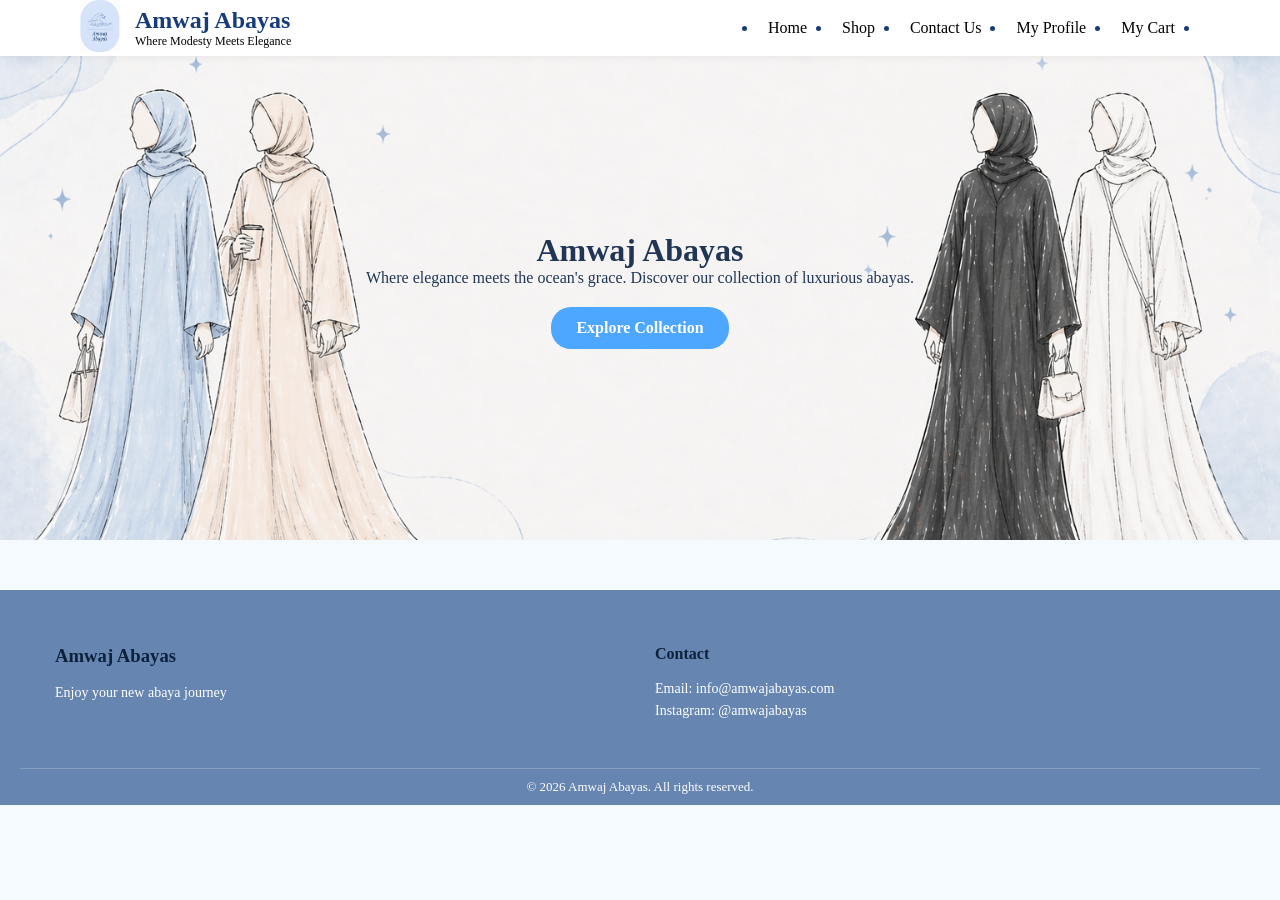
<file: index.html>
<!DOCTYPE html>
<html lang="en">
<head>
    <meta charset="UTF-8">
    <title>Amwaj Abayas</title>
    <link rel="stylesheet" href="style.css">
</head>
<body>
<nav class="navbar">
    <div class="logo-section">
       <a href="index.html">
    <img src="logoo.png" alt="Amwaj Logo" class="logo">
</a>
        <div>
            <h2 class="website-name">Amwaj Abayas</h2>
            <p class="tagline">Where Modesty Meets Elegance</p>
        </div>
    </div>

    <ul class="nav-links">
        <li><a href="index.html">Home</a></li>
        <li><a href="collection.html">Shop</a></li>
        <li><a href="contact.html">Contact Us</a></li>
        <li> <a href="profile.html">My Profile</a></li>
        <li> <a href="cart.html">My Cart</a></li>
        <li><a href="customize.html"></a></li>
    </ul>
</nav>

<header class="hero">
    <h1>Amwaj Abayas</h1>
    <p>Where elegance meets the ocean's grace. Discover our collection of luxurious abayas.</p>

    <a href="collection.html">
        <button>Explore Collection</button>
    </a>
</header>

<footer class="footer">
    <div class="footer-container">

        <div class="footer-section">
            <h3>Amwaj Abayas</h3>
            <p>Enjoy your new abaya journey</p>
        </div>

        <div class="footer-section">
            <h4>Contact</h4>
            <p>Email: info@amwajabayas.com</p>
            <p>Instagram: @amwajabayas</p>
            <p></p>
        </div>

    </div>

    <div class="footer-bottom">
        <p>© 2026 Amwaj Abayas. All rights reserved.</p>
    </div>
</footer>

<script src="profile.js"></script>

</body>
</html>
</file>
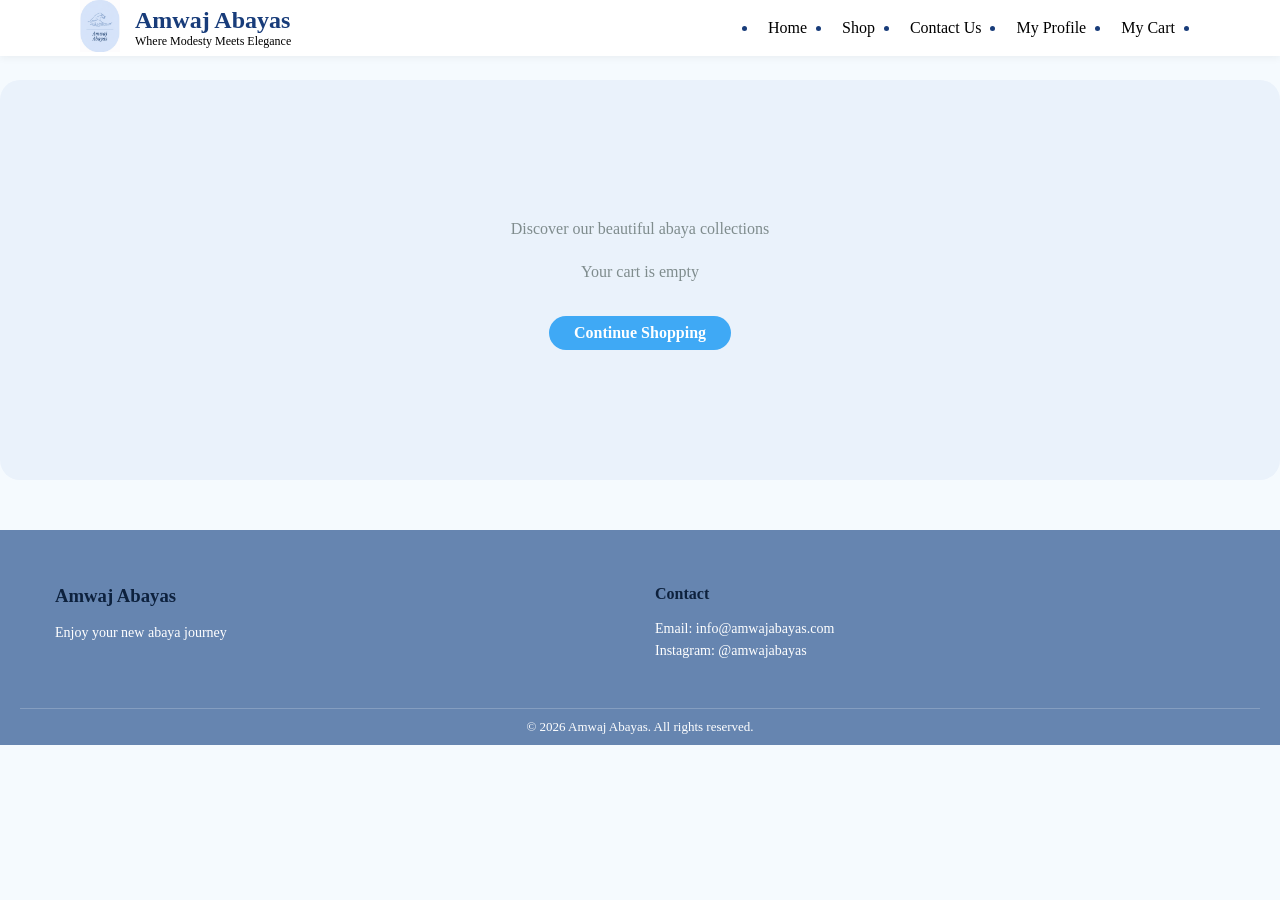
<file: cart.html>
<!DOCTYPE html>
<html lang="en">
<head>
    <meta charset="UTF-8">
    <title>Cart Page</title>
    <link rel="stylesheet" href="style.css">
</head>
<body>

<nav class="navbar">
    <div class="logo-section">
        <a href="index.html">
    <img src="logoo.png" alt="Amwaj Logo" class="logo">
    </a>
        <div>
            <h2 class="website-name">Amwaj Abayas</h2>
            <p class="tagline">Where Modesty Meets Elegance</p>
        </div>
    </div>



    <ul class="nav-links">
        <li><a href="index.html">Home</a></li>
        <li><a href="collection.html">Shop</a></li>
        <li><a href="contact.html">Contact Us</a></li>
        <li> <a href="profile.html">My Profile</a></li>
        <li> <a href="cart.html">My Cart</a></li>
        <li><a href="customize.html"></a></li>
    </ul>
</nav>
<div class="page-bg">

<section class="cart">

    <p id="cart-subtitle">Discover our beautiful abaya collections</p>

    <div id="cartItems"></div>

    <button onclick="goShopping()">Continue Shopping</button>
</section>


</div>

<footer class="footer">
    <div class="footer-container">

        <div class="footer-section">
            <h3>Amwaj Abayas</h3>
            <p>Enjoy your new abaya journey</p>
        </div>

        <div class="footer-section">
            <h4>Contact</h4>
            <p>Email: info@amwajabayas.com</p>
            <p>Instagram: @amwajabayas</p>
        </div>

    </div>

    <div class="footer-bottom">
        <p>© 2026 Amwaj Abayas. All rights reserved.</p>
    </div>
</footer>

<script src="cart.js"></script>
</body>
</html>
</file>
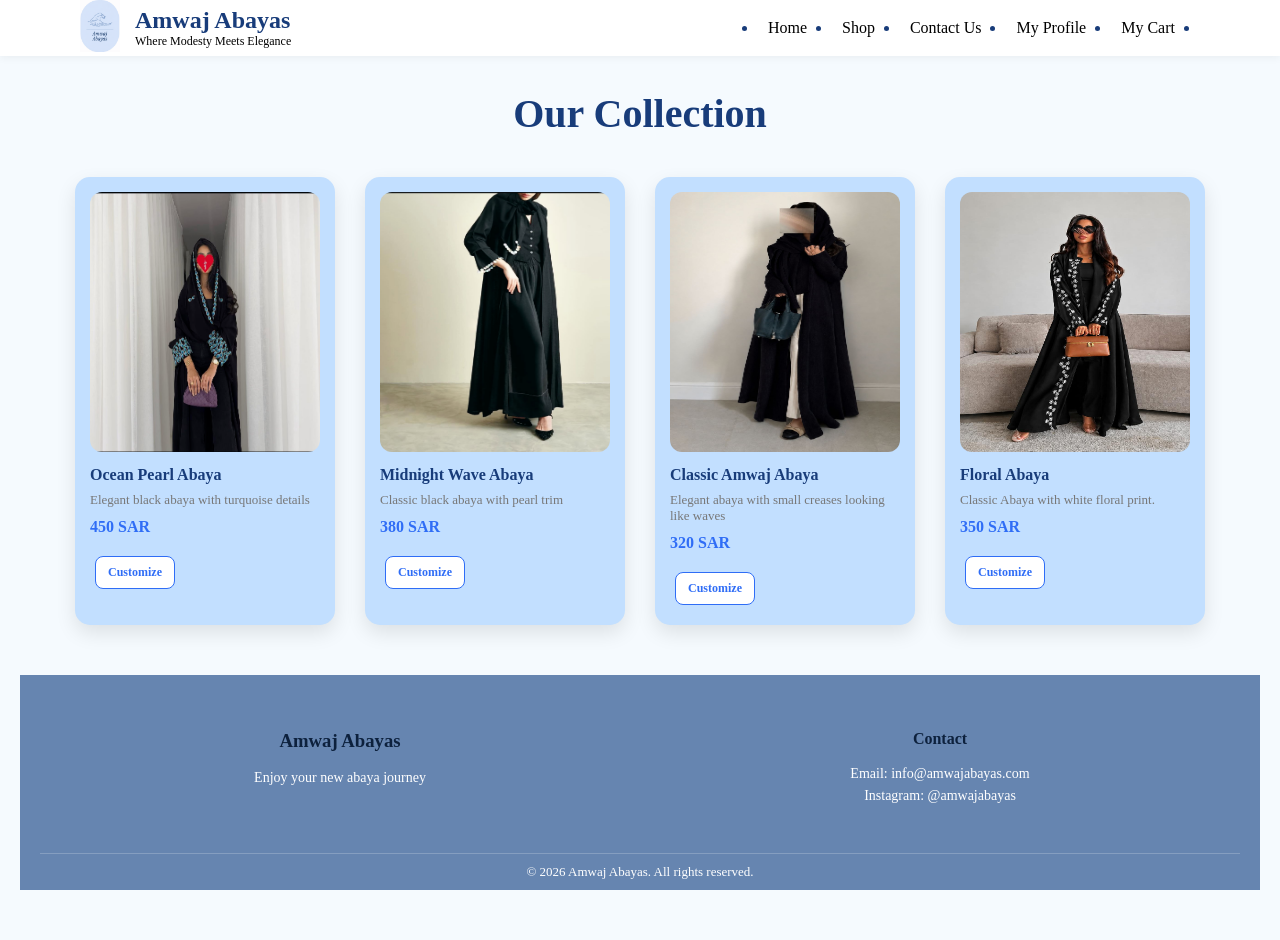
<file: collection.html>
<!DOCTYPE html>
<html lang="en">
<head>
    <meta charset="UTF-8">
    <title>Collection</title>
     <link rel="stylesheet" href="style.css">
</head>
<body>

<nav class="navbar">
    <div class="logo-section">
        <a href="index.html">
    <img src="logoo.png" alt="Amwaj Logo" class="logo">
    </a>
        <div>
            <h2 class="website-name">Amwaj Abayas</h2>
            <p class="tagline">Where Modesty Meets Elegance</p>
        </div>
    </div>



    <ul class="nav-links">
        <li><a href="index.html">Home</a></li>
        <li><a href="collection.html">Shop</a></li>
        <li><a href="contact.html">Contact Us</a></li>
        <li> <a href="profile.html">My Profile</a></li>
        <li> <a href="cart.html">My Cart</a></li>
        <li><a href="customize.html"></a></li>
    </ul>
</nav>
<section class="collection" id="collection-items">
    <h1>Our Collection</h1>

    <div class="cards">

        <div class="card">
            <img src="Abaya1.png" height="260" width="150"/>
            <h3>Ocean Pearl Abaya</h3>
            <p>Elegant black abaya with turquoise details</p>
            <h4>450 SAR</h4>

   <a href="customize.html">
        <button>Customize</button>
    </a>
        </div>

        <div class="card">
            <img src="Abaya2.png" height="260" width="150"/>
            <h3>Midnight Wave Abaya</h3>
            <p>Classic black abaya with pearl trim</p>
            <h4>380 SAR</h4>
            <a href="customize2.html">
        <button>Customize</button>
    </a>
        </div>

                <div class="card">
            <img src="abaya3.png" height="260" width="150"/>
            <h3>Classic Amwaj Abaya</h3>
            <p>Elegant abaya with small creases looking like waves</p>
            <h4>320 SAR</h4>
            <a href="customize3.html">
        <button>Customize</button>
    </a>
        </div>

                        <div class="card">
            <img src="abaya4.png" height="260" width="150"/>
            <h3>Floral Abaya</h3>
            <p>Classic Abaya with white floral print.</p>
            <h4>350 SAR</h4>
            <a href="customize4.html">
        <button>Customize</button>
    </a>
        </div>


    </div>

    <footer class="footer">
    <div class="footer-container">

        <div class="footer-section">
            <h3>Amwaj Abayas</h3>
            <p>Enjoy your new abaya journey</p>
        </div>

        <div class="footer-section">
            <h4>Contact</h4>
            <p>Email: info@amwajabayas.com</p>
            <p>Instagram: @amwajabayas</p>
        </div>

    </div>

    <div class="footer-bottom">
        <p>© 2026 Amwaj Abayas. All rights reserved.</p>
    </div>
</footer>

</body>
</html>
</file>
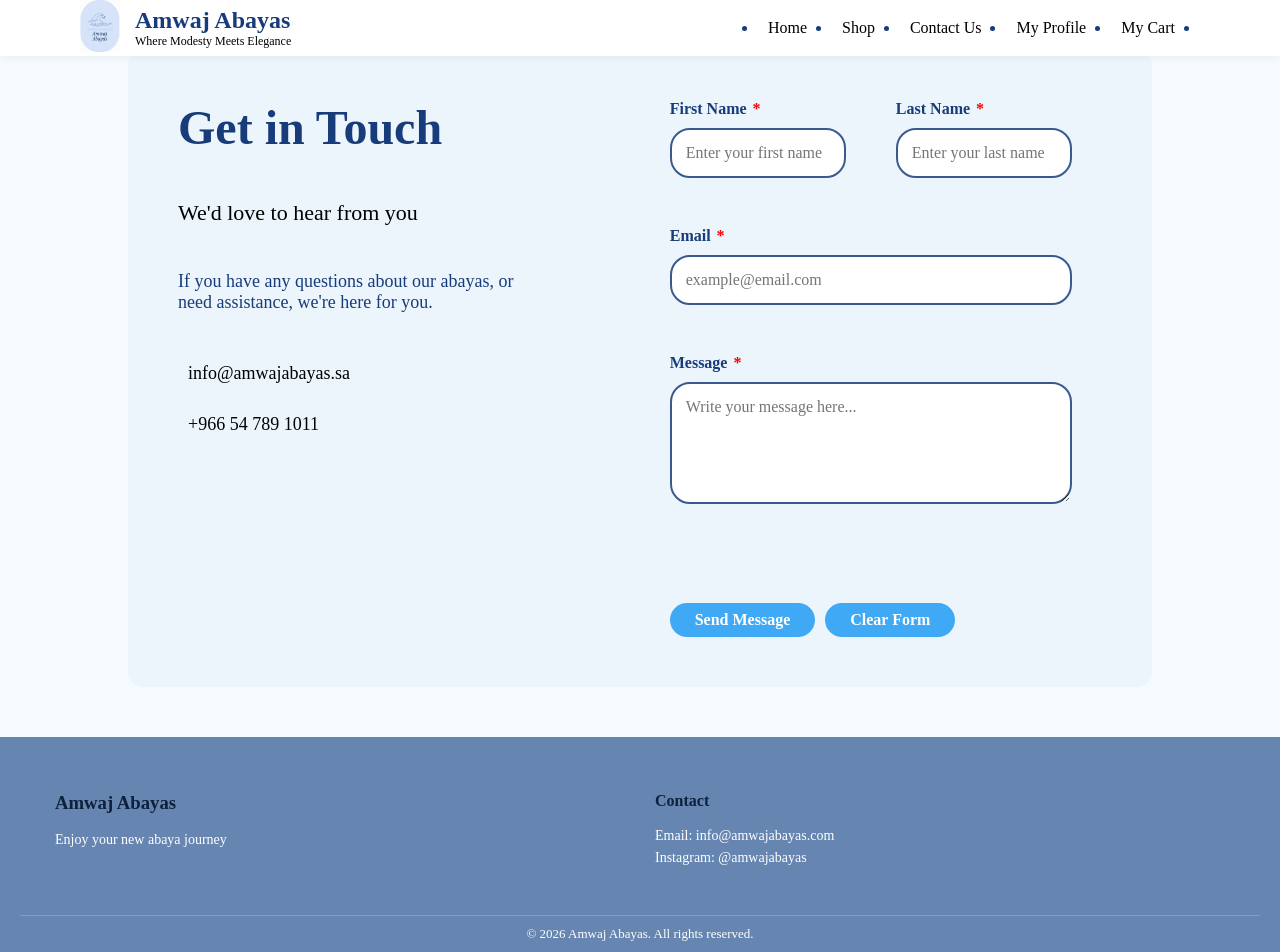
<file: contact.html>
<!DOCTYPE html>
<html lang="en">
<head>
    <meta charset="UTF-8">
    <title>Contact</title>
    <link rel="stylesheet" href="style.css">
</head>
<body>
<nav class="navbar">
    <div class="logo-section">
<a href="index.html">
    <img src="logoo.png" alt="Amwaj Logo" class="logo">
</a>
        <div>
            <h2 class="website-name">Amwaj Abayas</h2>
            <p class="tagline">Where Modesty Meets Elegance</p>
        </div>
    </div>

    <ul class="nav-links">
        <li><a href="index.html">Home</a></li>
        <li><a href="collection.html">Shop</a></li>
        <li><a href="contact.html">Contact Us</a></li>
        <li> <a href="profile.html">My Profile</a></li>
        <li> <a href="cart.html">My Cart</a></li>
        <li><a href="customize.html"></a></li>
    </ul>
</nav>

<main id="mainContent">
<div class="contact-container">
  <div class="contact-info">
    <h1>Get in Touch</h1>
    <p class="subtitle">We'd love to hear from you</p>

    <p class="desc">
        If you have any questions about our abayas, or need assistance, we're here for you.
    </p>
    <p class="communication-methods">
        <i class="fa fa-envelope" aria-hidden="true"></i>
        <span>info@amwajabayas.sa</span></p>

     <p class="communication-methods">
         <i class="fa fa-phone" aria-hidden="true"></i> <span>+966 54 789 1011</span></p>

  </div>

    <form class="contact-form" aria-label="Contact Form" novalidate>

    <div class="row">
        <div class="input-group">
            <label for="firstName">First Name <span class="required-star" aria-hidden="true">*</span></label>
            <input type="text" id="firstName" name="firstName" autocomplete="given-name" placeholder="Enter your first name"  required aria-required="true" aria-describedby="firstNameError">
            <span class="error-message" id="firstNameError" aria-live="polite"></span>
        </div>

        <div class="input-group">
            <label for="lastName">Last Name <span class="required-star" aria-hidden="true">*</span></label>
            <input type="text" id="lastName" name="lastName" autocomplete="family-name" placeholder="Enter your last name" required aria-required="true" aria-describedby="lastNameError">
            <span class="error-message" id="lastNameError" aria-live="polite"></span>
        </div>
    </div>

        <div class="input-group">
        <label for="email">Email <span class="required-star" aria-hidden="true">*</span></label>
        <input type="email" id="email" name="email" autocomplete="email" placeholder="example@email.com" required aria-required="true" aria-describedby="emailError">
        <span class="error-message" id="emailError" aria-live="polite"></span>
        </div>

        <div class="input-group">
        <label for="message">Message <span class="required-star" aria-hidden="true">*</span></label>
        <textarea name="message" id="message" rows="5" placeholder="Write your message here..." required aria-required="true" aria-describedby="messageError"></textarea>
        <span class="error-message" id="messageError" aria-live="polite"></span>
        </div>

        <p id="formSuccess" class="success-message" aria-live="polite"></p>
        <div class="button-group">
        <button type="submit">Send Message</button>
        <button type="button" id="clearStorage">Clear Form</button>
        </div>


    </form>

    </div>
</main>

        <footer class="footer">
    <div class="footer-container">

        <div class="footer-section">
            <h3>Amwaj Abayas</h3>
            <p>Enjoy your new abaya journey</p>
        </div>

        <div class="footer-section">
            <h4>Contact</h4>
            <p>Email: info@amwajabayas.com</p>
            <p>Instagram: @amwajabayas</p>
        </div>

    </div>

    <div class="footer-bottom">
        <p>© 2026 Amwaj Abayas. All rights reserved.</p>
    </div>
</footer>

<script src="contact.js"></script>

</body>
</html>
</file>
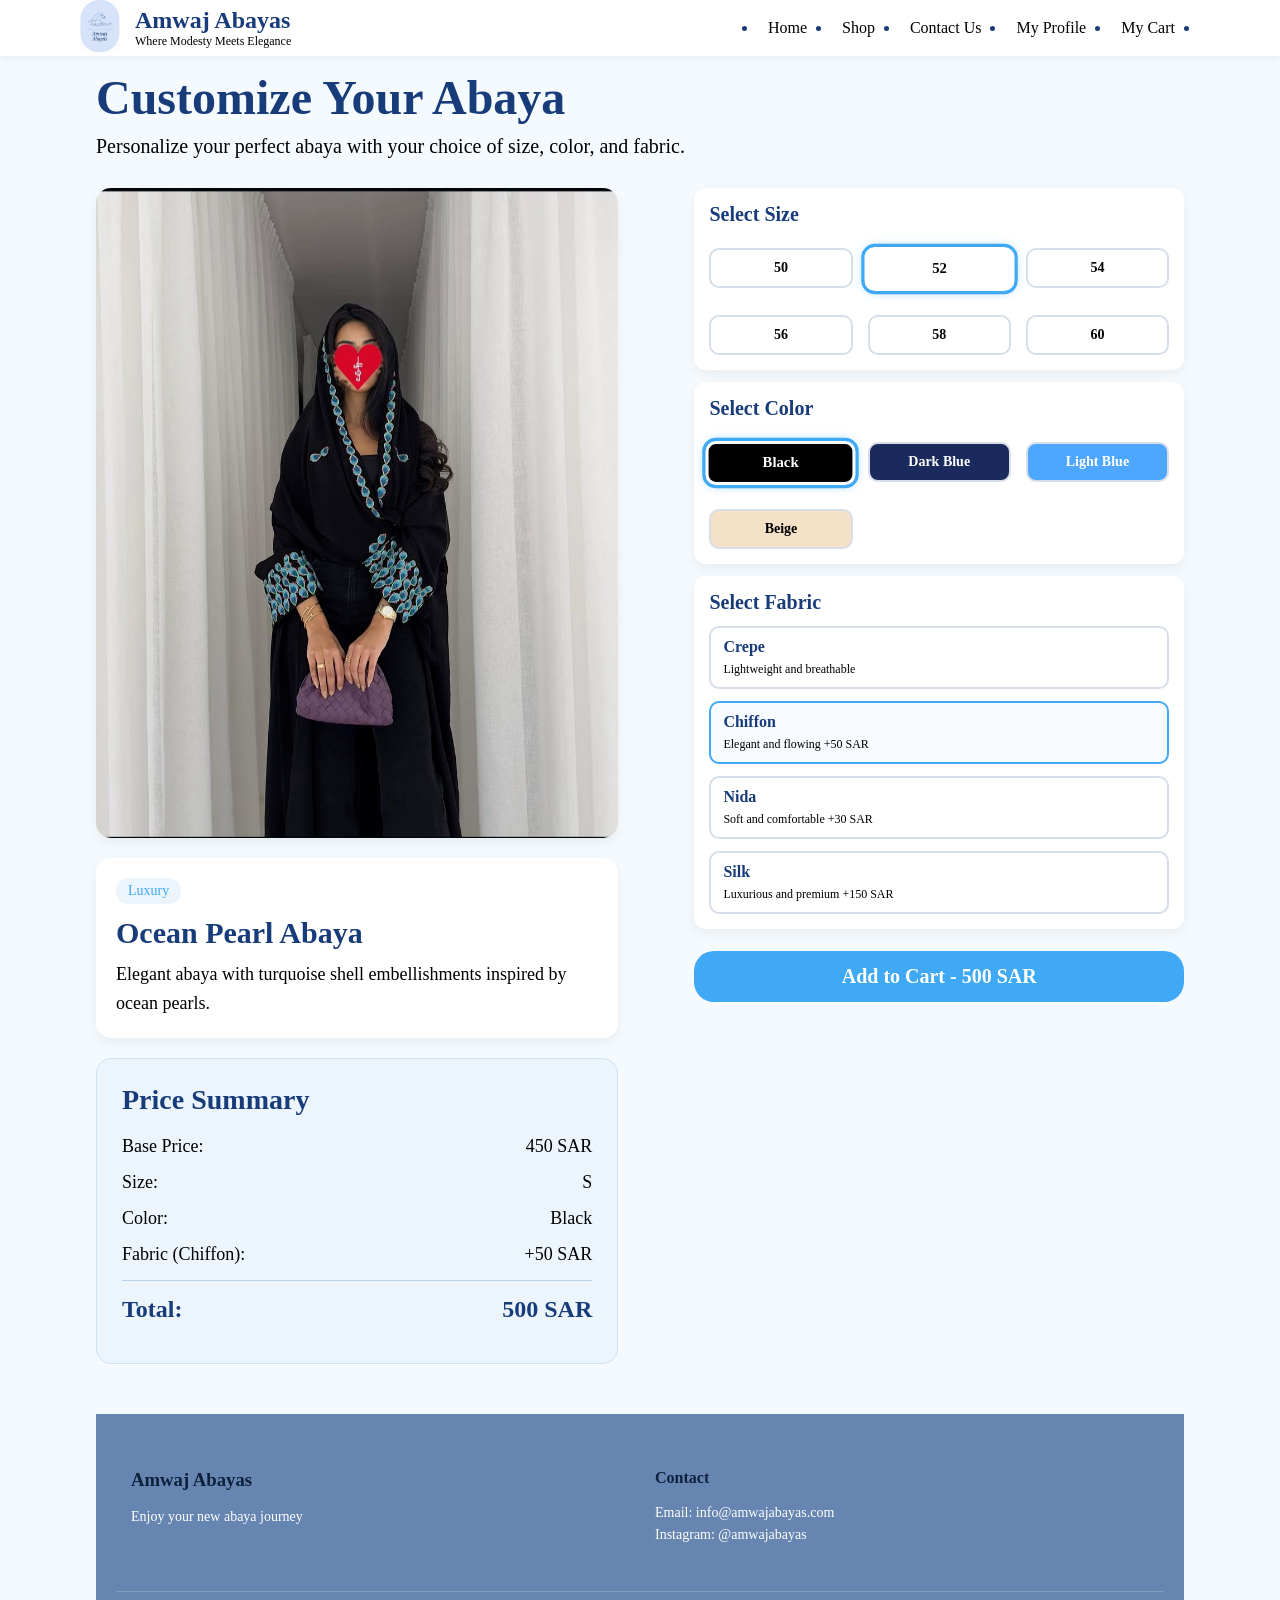
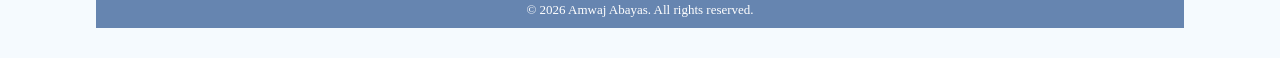
<file: customize.html>
<!DOCTYPE html>
<html lang="en">
<head>
    <meta charset="UTF-8">
    <title>customize</title>
  <link rel="stylesheet" href="style.css">
</head>
<body>
<nav class="navbar">
    <div class="logo-section">
     <a href="index.html">
    <img src="logoo.png" alt="Amwaj Logo" class="logo">
</a>
        <div>
            <h2 class="website-name">Amwaj Abayas</h2>
            <p class="tagline">Where Modesty Meets Elegance</p>
        </div>
    </div>


    <ul class="nav-links">
        <li><a href="index.html">Home</a></li>
        <li><a href="collection.html">Shop</a></li>
        <li><a href="contact.html">Contact Us</a></li>
        <li> <a href="profile.html"> My Profile</a></li>
        <li> <a href="cart.html">My Cart</a></li>
        <li><a href="customize.html"></a></li>
    </ul>
</nav>

 <main>
        <section class="customize-container">


            <div class="page-heading">
                <h1>Customize Your Abaya</h1>
                <p>Personalize your perfect abaya with your choice of size, color, and fabric.</p>
            </div>

            <div class="layout">

                <div class="left-section">
                    <div class="image-card">
                        <img src="Abaya1.png" alt="Customized black abaya" class="abaya-image" id="abayaImage">
                    </div>

                    <div class="product-info-card">
                        <span class="product-tag">Luxury</span>
                        <h2>Ocean Pearl Abaya</h2>
                        <p>Elegant abaya with turquoise shell embellishments inspired by ocean pearls.</p>
                    </div>

                    <div class="summary-card">
                        <h3>Price Summary</h3>

                        <div class="summary-row">
                            <span>Base Price:</span>
                            <span>450 SAR</span>
                        </div>

                        <div class="summary-row">
                            <span>Size:</span>
                            <span>S</span>
                        </div>

                        <div class="summary-row">
                            <span>Color:</span>
                            <span>Black</span>
                        </div>

                        <div class="summary-row">
                            <span>Fabric (Chiffon):</span>
                            <span>+50 SAR</span>
                        </div>

                        <hr>

                        <div class="summary-row total">
                            <span>Total:</span>
                            <span>500 SAR</span>
                        </div>
                    </div>
                </div>

                <div class="right-section">

                    <div class="option-box" id="sizeBox">
                        <h3>Select Size</h3>
                        <div class="options-grid">
                            <button type="button" class="option-btn">50</button>
                            <button type="button" class="option-btn active">52</button>
                            <button type="button" class="option-btn">54</button>
                            <button type="button" class="option-btn">56</button>
                            <button type="button" class="option-btn">58</button>
                            <button type="button" class="option-btn">60</button>
                        </div>
                    </div>

                    <div class="option-box" id="colorBox">
                        <h3>Select Color</h3>
                        <div class="options-grid color-grid">
                            <button type="button" class="option-btn black active">Black</button>
                            <button type="button" class="option-btn navy">Dark Blue</button>
                            <button type="button" class="option-btn azure">Light Blue</button>
                            <button type="button" class="option-btn beige">Beige</button>
                        </div>
                    </div>

                    <div class="option-box" id="fabricBox">
                        <h3>Select Fabric</h3>

                        <div class="fabric-list">
                            <div class="fabric-item">
                                <span>Crepe</span>
                                <small>Lightweight and breathable</small>
                            </div>

                            <div class="fabric-item active">
                                <span>Chiffon</span>
                                <small>Elegant and flowing +50 SAR</small>
                            </div>

                            <div class="fabric-item">
                                <span>Nida</span>
                                <small>Soft and comfortable +30 SAR</small>
                            </div>

                            <div class="fabric-item">
                                <span>Silk</span>
                                <small>Luxurious and premium +150 SAR</small>
                            </div>
                        </div>
                    </div>

                    <button type="button" class="cart-btn" id="cartBtn">
                        Add to Cart - 500 SAR
                    </button>

                </div>
            </div>

<footer class="footer">
    <div class="footer-container">

        <div class="footer-section">
            <h3>Amwaj Abayas</h3>
            <p>Enjoy your new abaya journey</p>
        </div>

        <div class="footer-section">
            <h4>Contact</h4>
            <p>Email: info@amwajabayas.com</p>
            <p>Instagram: @amwajabayas</p>
        </div>

    </div>

    <div class="footer-bottom">
        <p>© 2026 Amwaj Abayas. All rights reserved.</p>
    </div>
</footer>

        </section>
    </main>

    <script src="customize.js"></script>

</body>
</html>
</file>
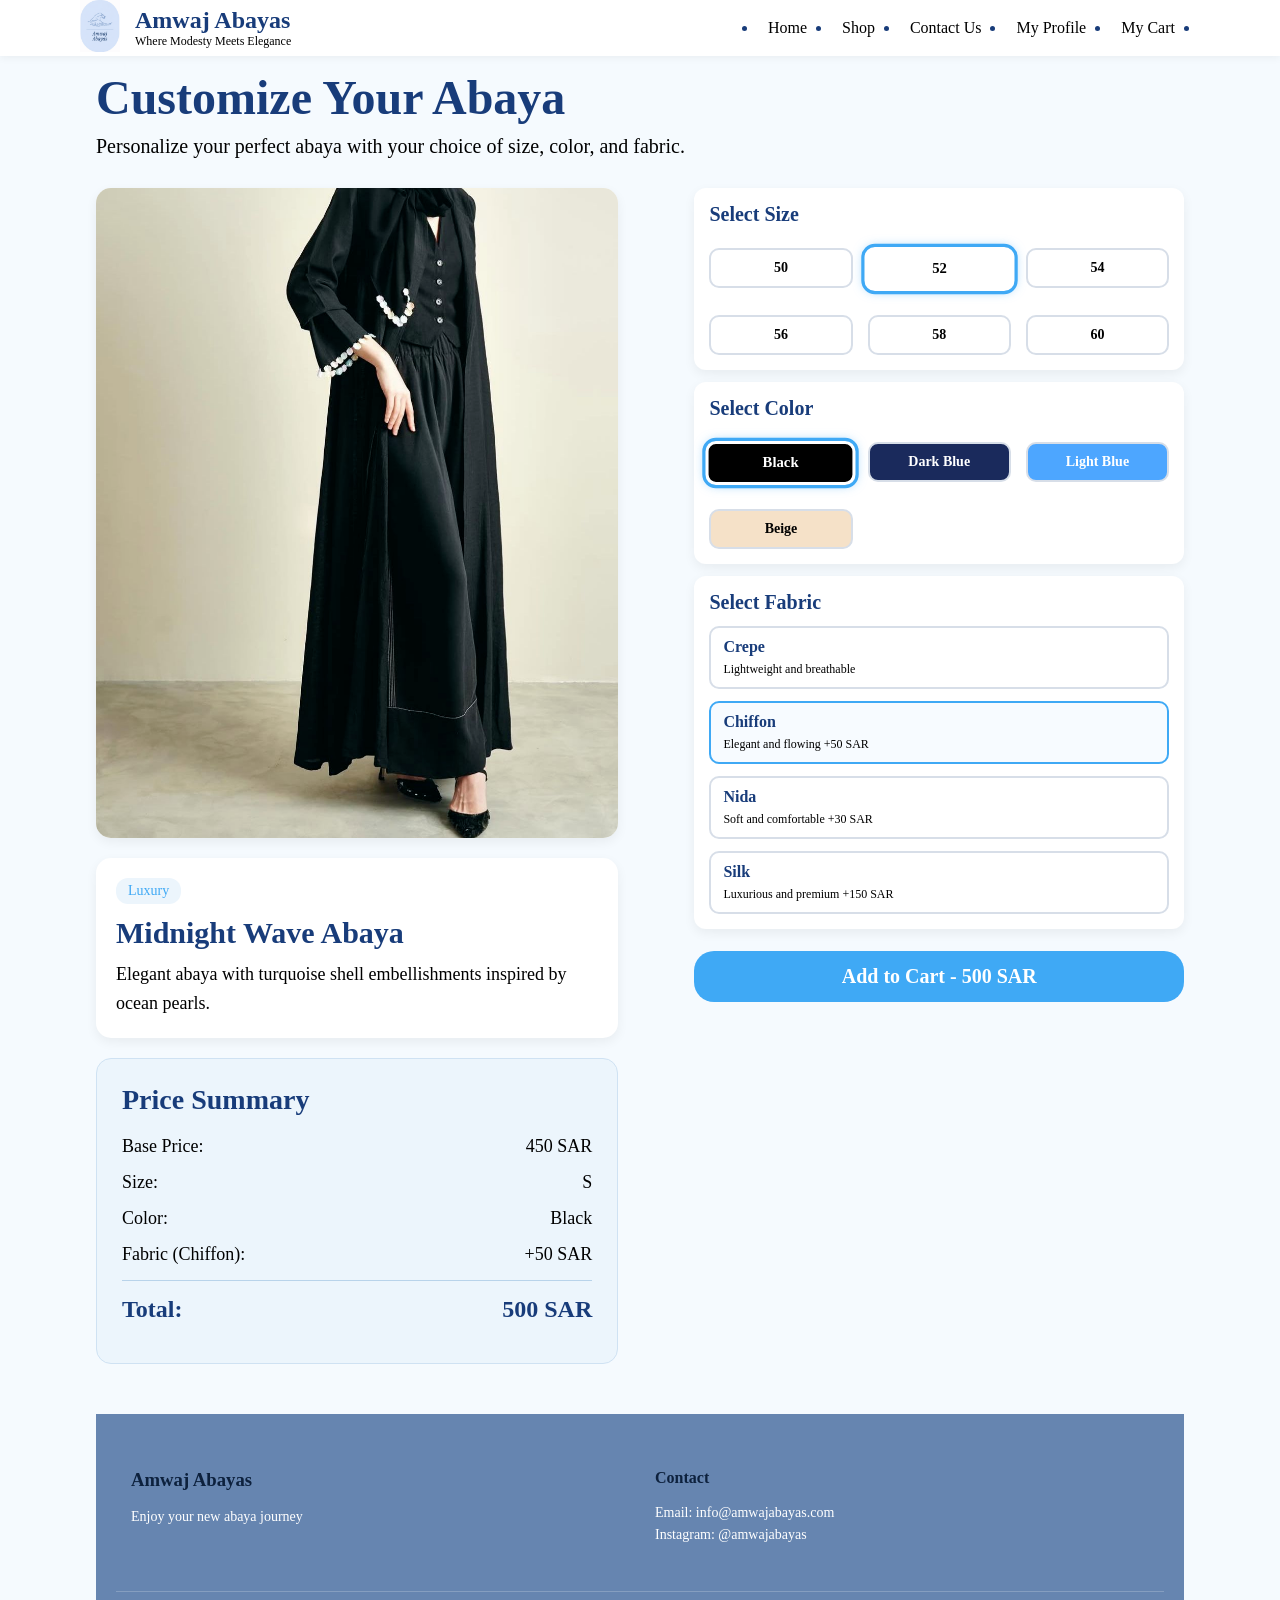
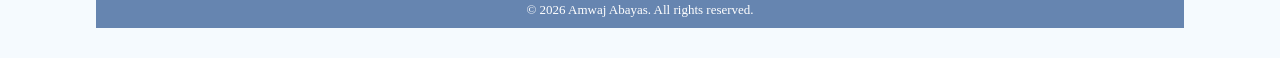
<file: customize2.html>
<!DOCTYPE html>
<html lang="en">
<head>
    <meta charset="UTF-8">
    <title>customize</title>
  <link rel="stylesheet" href="style.css">
</head>
<body>
<nav class="navbar">
    <div class="logo-section">
     <a href="index.html">
    <img src="logoo.png" alt="Amwaj Logo" class="logo">
</a>
        <div>
            <h2 class="website-name">Amwaj Abayas</h2>
            <p class="tagline">Where Modesty Meets Elegance</p>
        </div>
    </div>


    <ul class="nav-links">
        <li><a href="index.html">Home</a></li>
        <li><a href="collection.html">Shop</a></li>
        <li><a href="contact.html">Contact Us</a></li>
        <li> <a href="profile.html"> My Profile</a></li>
        <li> <a href="cart.html">My Cart</a></li>
        <li><a href="customize.html"></a></li>
    </ul>
</nav>

 <main>
        <section class="customize-container">


            <div class="page-heading">
                <h1>Customize Your Abaya</h1>
                <p>Personalize your perfect abaya with your choice of size, color, and fabric.</p>
            </div>

            <div class="layout">

                <div class="left-section">
                    <div class="image-card">
                        <img src="Abaya2.png" alt="Customized black abaya" class="abaya-image" id="abayaImage">
                    </div>

                    <div class="product-info-card">
                        <span class="product-tag">Luxury</span>
                        <h2>Midnight Wave Abaya</h2>
                        <p>Elegant abaya with turquoise shell embellishments inspired by ocean pearls.</p>
                    </div>

                    <div class="summary-card">
                        <h3>Price Summary</h3>

                        <div class="summary-row">
                            <span>Base Price:</span>
                            <span>450 SAR</span>
                        </div>

                        <div class="summary-row">
                            <span>Size:</span>
                            <span>S</span>
                        </div>

                        <div class="summary-row">
                            <span>Color:</span>
                            <span>Black</span>
                        </div>

                        <div class="summary-row">
                            <span>Fabric (Chiffon):</span>
                            <span>+50 SAR</span>
                        </div>

                        <hr>

                        <div class="summary-row total">
                            <span>Total:</span>
                            <span>500 SAR</span>
                        </div>
                    </div>
                </div>

                <div class="right-section">

                    <div class="option-box" id="sizeBox">
                        <h3>Select Size</h3>
                        <div class="options-grid">
                            <button type="button" class="option-btn">50</button>
                            <button type="button" class="option-btn active">52</button>
                            <button type="button" class="option-btn">54</button>
                            <button type="button" class="option-btn">56</button>
                            <button type="button" class="option-btn">58</button>
                            <button type="button" class="option-btn">60</button>
                        </div>
                    </div>

                    <div class="option-box" id="colorBox">
                        <h3>Select Color</h3>
                        <div class="options-grid color-grid">
                            <button type="button" class="option-btn black active">Black</button>
                            <button type="button" class="option-btn navy">Dark Blue</button>
                            <button type="button" class="option-btn azure">Light Blue</button>
                            <button type="button" class="option-btn beige">Beige</button>
                        </div>
                    </div>

                    <div class="option-box" id="fabricBox">
                        <h3>Select Fabric</h3>

                        <div class="fabric-list">
                            <div class="fabric-item">
                                <span>Crepe</span>
                                <small>Lightweight and breathable</small>
                            </div>

                            <div class="fabric-item active">
                                <span>Chiffon</span>
                                <small>Elegant and flowing +50 SAR</small>
                            </div>

                            <div class="fabric-item">
                                <span>Nida</span>
                                <small>Soft and comfortable +30 SAR</small>
                            </div>

                            <div class="fabric-item">
                                <span>Silk</span>
                                <small>Luxurious and premium +150 SAR</small>
                            </div>
                        </div>
                    </div>

                    <button type="button" class="cart-btn" id="cartBtn">
                        Add to Cart - 500 SAR
                    </button>

                </div>
            </div>

<footer class="footer">
    <div class="footer-container">

        <div class="footer-section">
            <h3>Amwaj Abayas</h3>
            <p>Enjoy your new abaya journey</p>
        </div>

        <div class="footer-section">
            <h4>Contact</h4>
            <p>Email: info@amwajabayas.com</p>
            <p>Instagram: @amwajabayas</p>
        </div>

    </div>

    <div class="footer-bottom">
        <p>© 2026 Amwaj Abayas. All rights reserved.</p>
    </div>
</footer>

        </section>
    </main>

    <script src="customize2.js"></script>

</body>
</html>
</file>
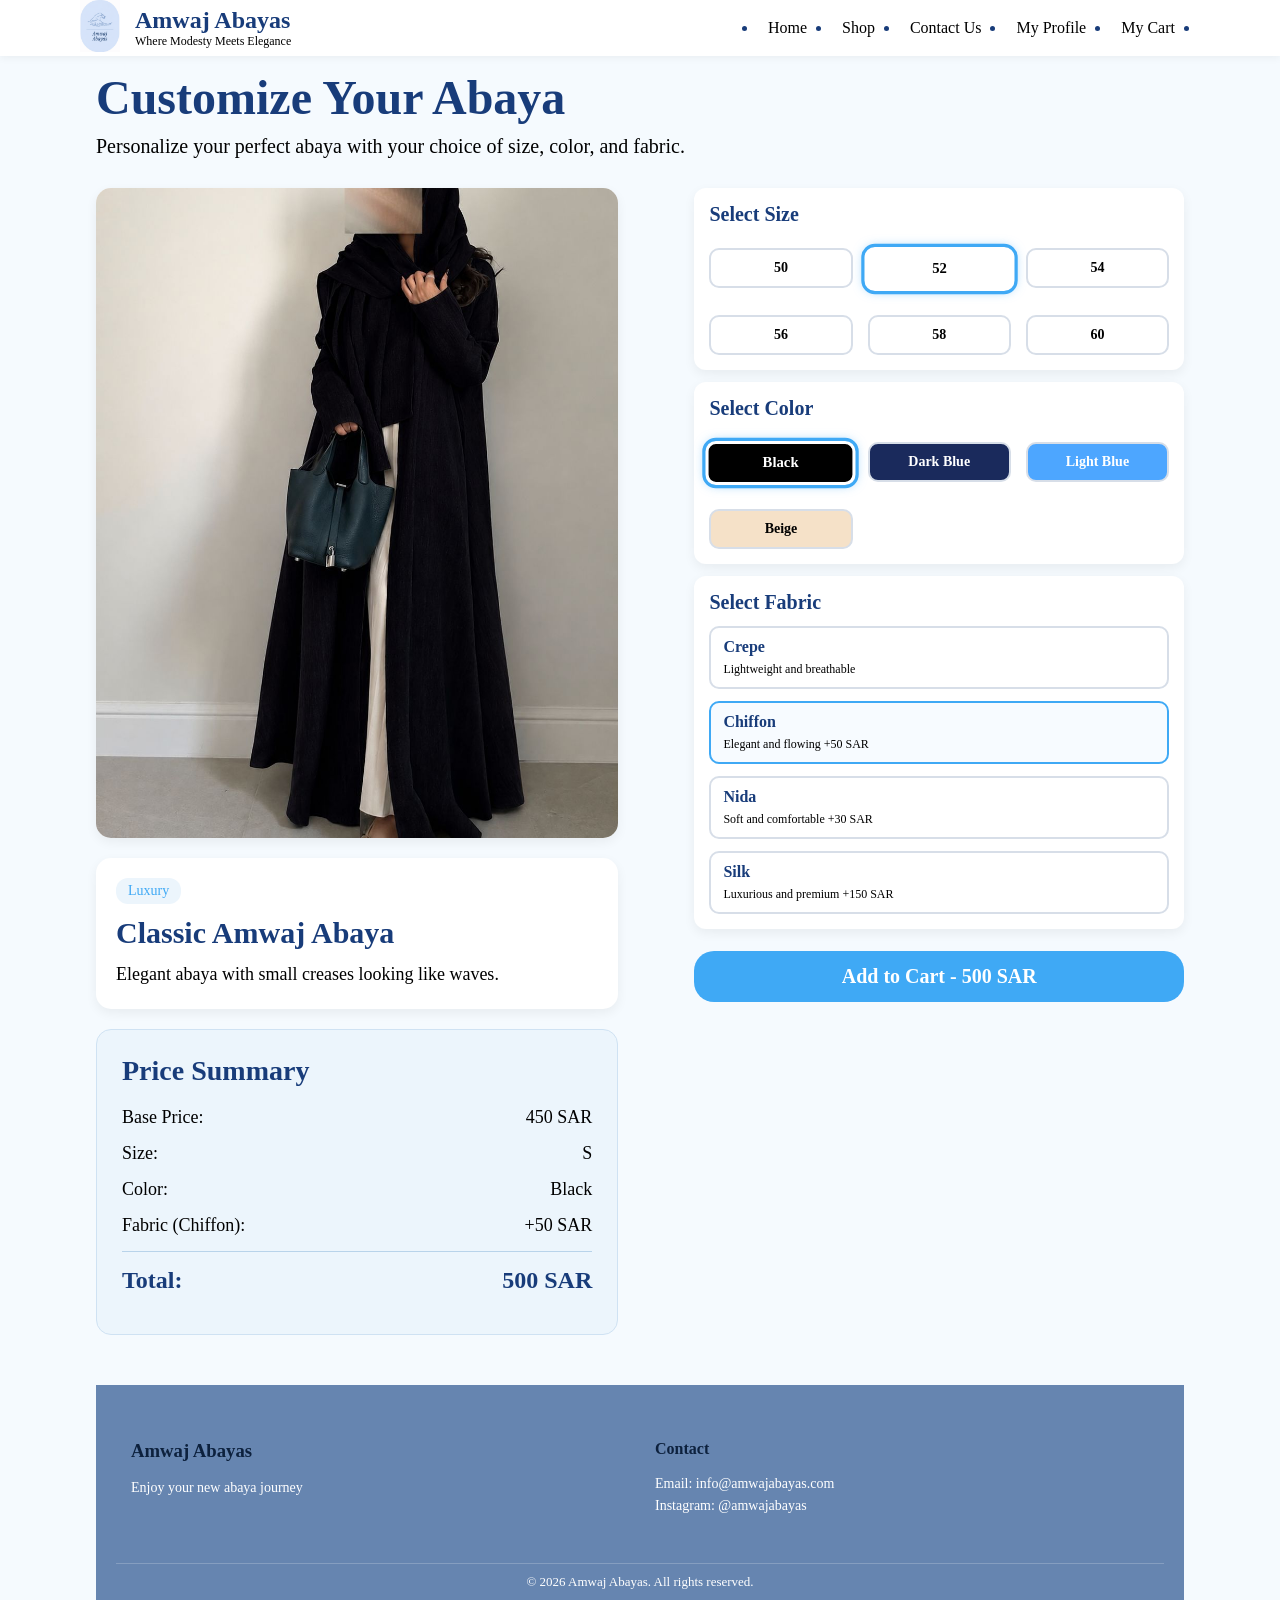
<file: customize3.html>
<!DOCTYPE html>
<html lang="en">
<head>
    <meta charset="UTF-8">
    <title>customize</title>
  <link rel="stylesheet" href="style.css">
</head>
<body>
<nav class="navbar">
    <div class="logo-section">
     <a href="index.html">
    <img src="logoo.png" alt="Amwaj Logo" class="logo">
</a>
        <div>
            <h2 class="website-name">Amwaj Abayas</h2>
            <p class="tagline">Where Modesty Meets Elegance</p>
        </div>
    </div>


    <ul class="nav-links">
        <li><a href="index.html">Home</a></li>
        <li><a href="collection.html">Shop</a></li>
        <li><a href="contact.html">Contact Us</a></li>
        <li> <a href="profile.html"> My Profile</a></li>
        <li> <a href="cart.html">My Cart</a></li>
        <li><a href="customize.html"></a></li>
    </ul>
</nav>

 <main>
        <section class="customize-container">


            <div class="page-heading">
                <h1>Customize Your Abaya</h1>
                <p>Personalize your perfect abaya with your choice of size, color, and fabric.</p>
            </div>

            <div class="layout">

                <div class="left-section">
                    <div class="image-card">
                        <img src="abaya3.jpg" alt="Customized black abaya" class="abaya-image" id="abayaImage">
                    </div>

                    <div class="product-info-card">
                        <span class="product-tag">Luxury</span>
                        <h2>Classic Amwaj Abaya</h2>
                        <p>Elegant abaya with small creases looking like waves.</p>
                    </div>

                    <div class="summary-card">
                        <h3>Price Summary</h3>

                        <div class="summary-row">
                            <span>Base Price:</span>
                            <span>450 SAR</span>
                        </div>

                        <div class="summary-row">
                            <span>Size:</span>
                            <span>S</span>
                        </div>

                        <div class="summary-row">
                            <span>Color:</span>
                            <span>Black</span>
                        </div>

                        <div class="summary-row">
                            <span>Fabric (Chiffon):</span>
                            <span>+50 SAR</span>
                        </div>

                        <hr>

                        <div class="summary-row total">
                            <span>Total:</span>
                            <span>500 SAR</span>
                        </div>
                    </div>
                </div>

                <div class="right-section">

                    <div class="option-box" id="sizeBox">
                        <h3>Select Size</h3>
                        <div class="options-grid">
                            <button type="button" class="option-btn">50</button>
                            <button type="button" class="option-btn active">52</button>
                            <button type="button" class="option-btn">54</button>
                            <button type="button" class="option-btn">56</button>
                            <button type="button" class="option-btn">58</button>
                            <button type="button" class="option-btn">60</button>
                        </div>
                    </div>

                    <div class="option-box" id="colorBox">
                        <h3>Select Color</h3>
                        <div class="options-grid color-grid">
                            <button type="button" class="option-btn black active">Black</button>
                            <button type="button" class="option-btn navy">Dark Blue</button>
                            <button type="button" class="option-btn azure">Light Blue</button>
                            <button type="button" class="option-btn beige">Beige</button>
                        </div>
                    </div>

                    <div class="option-box" id="fabricBox">
                        <h3>Select Fabric</h3>

                        <div class="fabric-list">
                            <div class="fabric-item">
                                <span>Crepe</span>
                                <small>Lightweight and breathable</small>
                            </div>

                            <div class="fabric-item active">
                                <span>Chiffon</span>
                                <small>Elegant and flowing +50 SAR</small>
                            </div>

                            <div class="fabric-item">
                                <span>Nida</span>
                                <small>Soft and comfortable +30 SAR</small>
                            </div>

                            <div class="fabric-item">
                                <span>Silk</span>
                                <small>Luxurious and premium +150 SAR</small>
                            </div>
                        </div>
                    </div>

                    <button type="button" class="cart-btn" id="cartBtn">
                        Add to Cart - 500 SAR
                    </button>

                </div>
            </div>

<footer class="footer">
    <div class="footer-container">

        <div class="footer-section">
            <h3>Amwaj Abayas</h3>
            <p>Enjoy your new abaya journey</p>
        </div>

        <div class="footer-section">
            <h4>Contact</h4>
            <p>Email: info@amwajabayas.com</p>
            <p>Instagram: @amwajabayas</p>
        </div>

    </div>

    <div class="footer-bottom">
        <p>© 2026 Amwaj Abayas. All rights reserved.</p>
    </div>
</footer>

        </section>
    </main>

    <script src="customize3.js"></script>


</body>
</html>
</file>
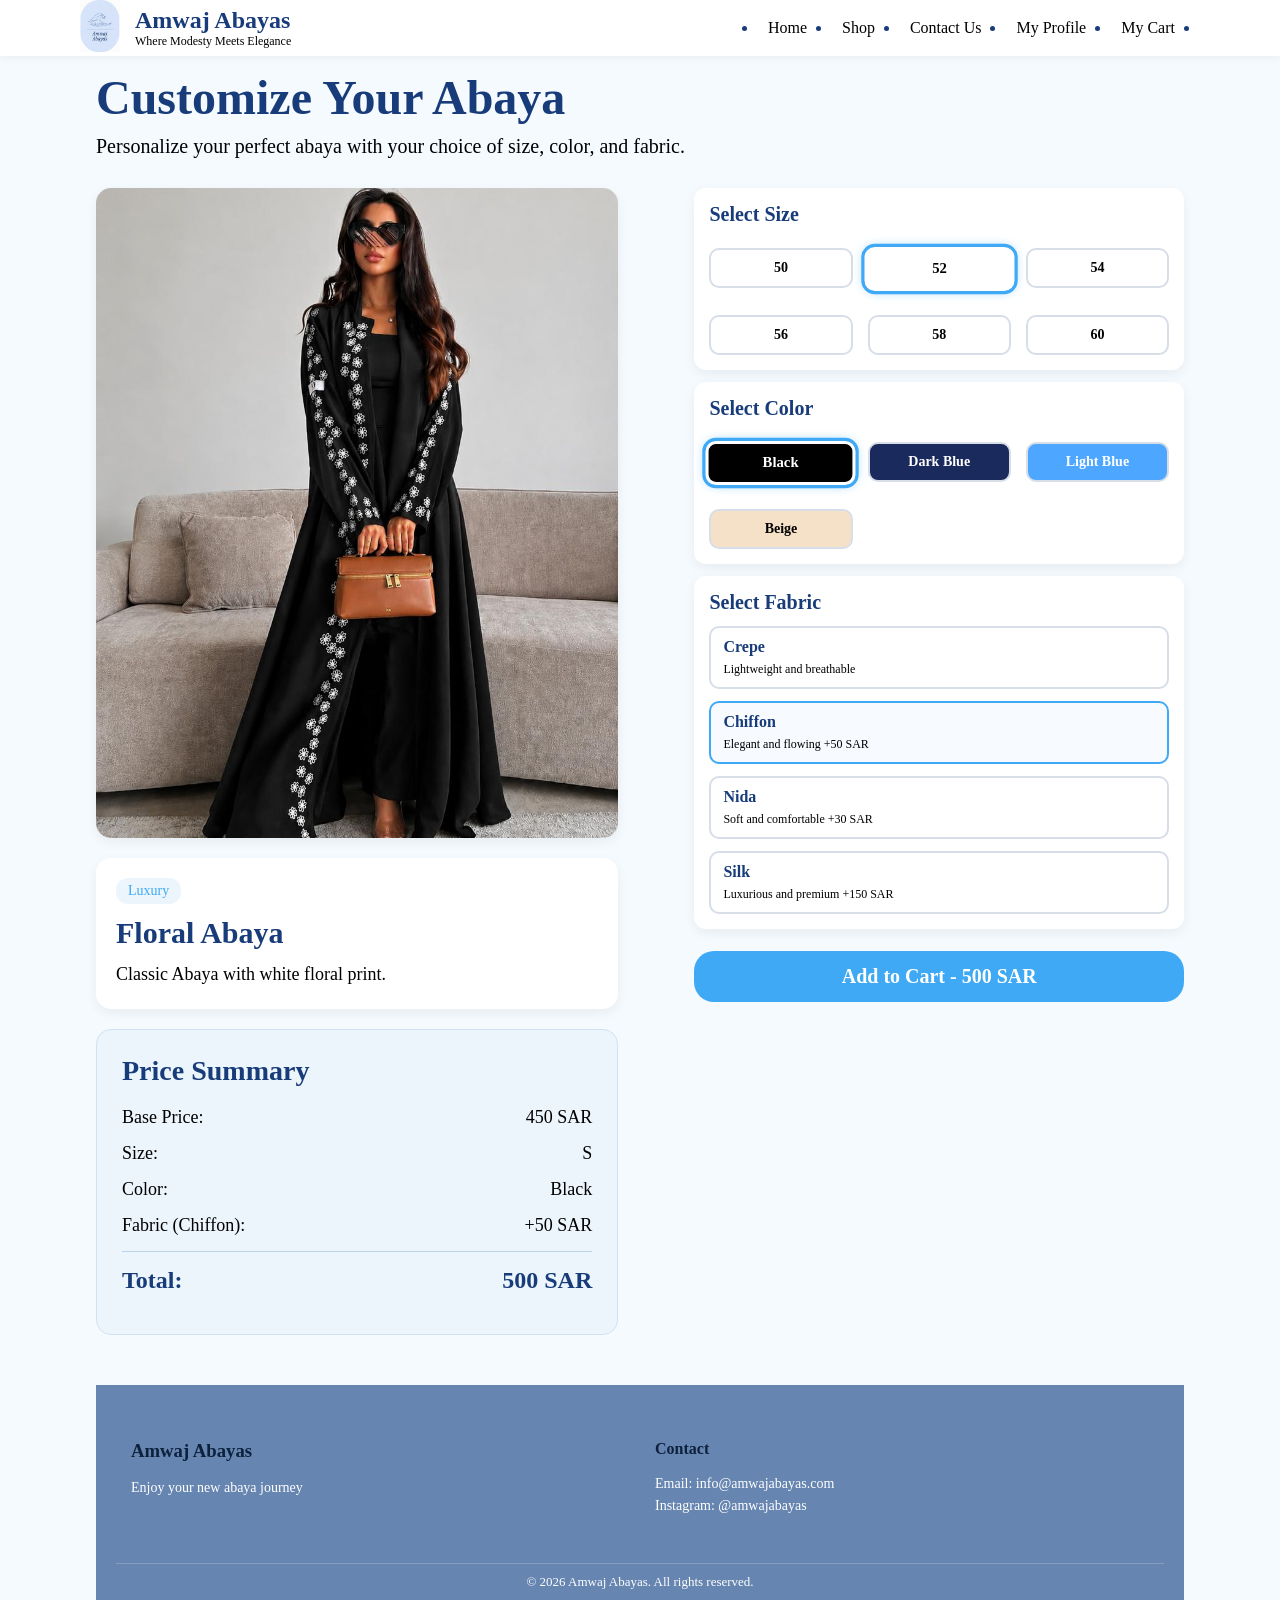
<file: customize4.html>
<!DOCTYPE html>
<html lang="en">
<head>
    <meta charset="UTF-8">
    <title>abaya4</title>
    <link rel="stylesheet" href="style.css">
</head>
<body>

<nav class="navbar">
    <div class="logo-section">
     <a href="index.html">
    <img src="logoo.png" alt="Amwaj Logo" class="logo">
</a>
        <div>
            <h2 class="website-name">Amwaj Abayas</h2>
            <p class="tagline">Where Modesty Meets Elegance</p>
        </div>
    </div>


    <ul class="nav-links">
        <li><a href="index.html">Home</a></li>
        <li><a href="collection.html">Shop</a></li>
        <li><a href="contact.html">Contact Us</a></li>
        <li> <a href="profile.html"> My Profile</a></li>
        <li> <a href="cart.html">My Cart</a></li>
        <li><a href="customize.html"></a></li>
    </ul>
</nav>

 <main>
        <section class="customize-container">


            <div class="page-heading">
                <h1>Customize Your Abaya</h1>
                <p>Personalize your perfect abaya with your choice of size, color, and fabric.</p>
            </div>

            <div class="layout">

                <div class="left-section">
                    <div class="image-card">
                        <img src="abaya4.jpg" alt="Customized black abaya" class="abaya-image" id="abayaImage">
                    </div>

                    <div class="product-info-card">
                        <span class="product-tag">Luxury</span>
                        <h2>Floral Abaya</h2>
                        <p>Classic Abaya with white floral print.</p>
                    </div>

                    <div class="summary-card">
                        <h3>Price Summary</h3>

                        <div class="summary-row">
                            <span>Base Price:</span>
                            <span>450 SAR</span>
                        </div>

                        <div class="summary-row">
                            <span>Size:</span>
                            <span>S</span>
                        </div>

                        <div class="summary-row">
                            <span>Color:</span>
                            <span>Black</span>
                        </div>

                        <div class="summary-row">
                            <span>Fabric (Chiffon):</span>
                            <span>+50 SAR</span>
                        </div>

                        <hr>

                        <div class="summary-row total">
                            <span>Total:</span>
                            <span>500 SAR</span>
                        </div>
                    </div>
                </div>

                <div class="right-section">

                    <div class="option-box" id="sizeBox">
                        <h3>Select Size</h3>
                        <div class="options-grid">
                            <button type="button" class="option-btn">50</button>
                            <button type="button" class="option-btn active">52</button>
                            <button type="button" class="option-btn">54</button>
                            <button type="button" class="option-btn">56</button>
                            <button type="button" class="option-btn">58</button>
                            <button type="button" class="option-btn">60</button>
                        </div>
                    </div>

                    <div class="option-box" id="colorBox">
                        <h3>Select Color</h3>
                        <div class="options-grid color-grid">
                            <button type="button" class="option-btn black active">Black</button>
                            <button type="button" class="option-btn navy">Dark Blue</button>
                            <button type="button" class="option-btn azure">Light Blue</button>
                            <button type="button" class="option-btn beige">Beige</button>
                        </div>
                    </div>

                    <div class="option-box" id="fabricBox">
                        <h3>Select Fabric</h3>

                        <div class="fabric-list">
                            <div class="fabric-item">
                                <span>Crepe</span>
                                <small>Lightweight and breathable</small>
                            </div>

                            <div class="fabric-item active">
                                <span>Chiffon</span>
                                <small>Elegant and flowing +50 SAR</small>
                            </div>

                            <div class="fabric-item">
                                <span>Nida</span>
                                <small>Soft and comfortable +30 SAR</small>
                            </div>

                            <div class="fabric-item">
                                <span>Silk</span>
                                <small>Luxurious and premium +150 SAR</small>
                            </div>
                        </div>
                    </div>

                    <button type="button" class="cart-btn" id="cartBtn">
                        Add to Cart - 500 SAR
                    </button>

                </div>
            </div>

<footer class="footer">
    <div class="footer-container">

        <div class="footer-section">
            <h3>Amwaj Abayas</h3>
            <p>Enjoy your new abaya journey</p>
        </div>

        <div class="footer-section">
            <h4>Contact</h4>
            <p>Email: info@amwajabayas.com</p>
            <p>Instagram: @amwajabayas</p>
        </div>

    </div>

    <div class="footer-bottom">
        <p>© 2026 Amwaj Abayas. All rights reserved.</p>
    </div>
</footer>

        </section>
    </main>

    <script src="customize4.js"></script>

</body>
</html>
</file>
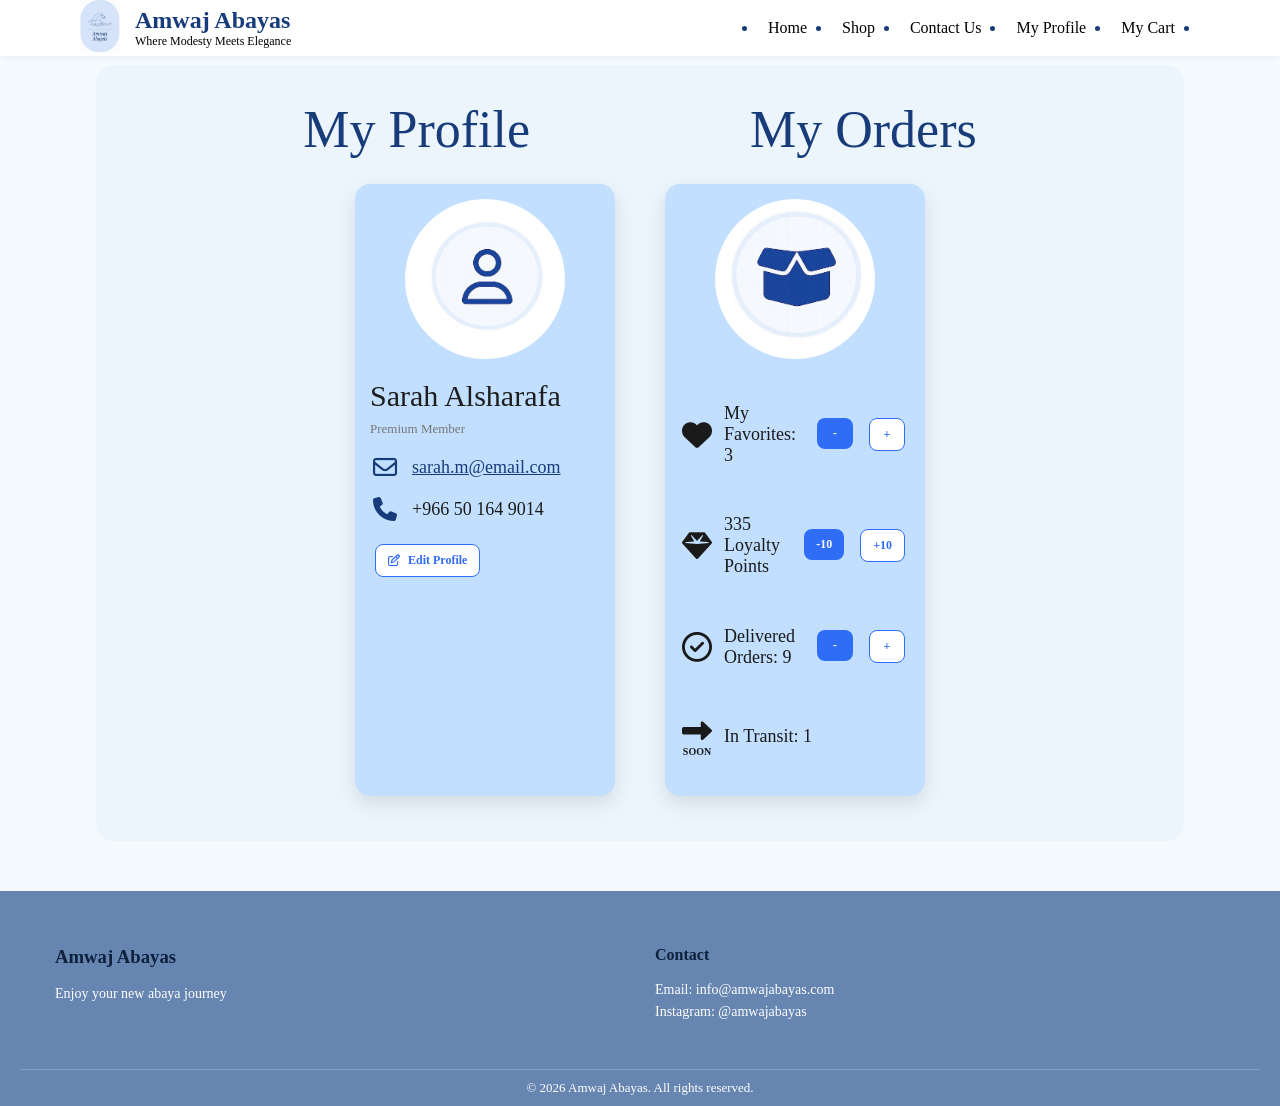
<file: profile.html>
<!DOCTYPE html>
<html lang="en">
<head>
    <meta charset="UTF-8">
    <title>Profile</title>
    <link rel="stylesheet" href="style.css">
     <link rel="stylesheet" href="https://cdnjs.cloudflare.com/ajax/libs/font-awesome/6.5.0/css/all.min.css">
</head>
<body>

<nav class="navbar">
    <div class="logo-section">
        <a href="index.html">
    <img src="logoo.png" alt="Amwaj Logo" class="logo">
</a>
        <div>
           <h2 class="website-name">Amwaj Abayas</h2>
            <p class="tagline">Where Modesty Meets Elegance</p>
        </div>
    </div>

    <ul class="nav-links">
        <li><a href="index.html">Home</a></li>
        <li><a href="collection.html">Shop</a></li>
        <li><a href="contact.html">Contact Us</a></li>
        <li> <a href="profile.html">My Profile</a></li>
        <li> <a href="cart.html">My Cart</a></li>
        <li> <a href="customize.html"></a></li>
    </ul>
</nav>

<main class="profile-wrapper">
    <div class="profile-headings">
      <h1>My Profile</h1>
        <h1>My Orders</h1>
    </div>

<section class="profile-cards">
      <div class="profile-card card">
        <div class="main-icon">
          <img src="profile-icon.png" alt="User profile illustration" class="main-img">
        </div>

        <h2 id="profileName">Sarah Alsharafa</h2>
        <p class="member-type" id="memberType">Premium Member</p>

        <div class="info-item">
          <i class="fa-regular fa-envelope"></i>
          <a href="mailto:sarah.m@email.com" id="profileEmail">sarah.m@email.com</a>
        </div>

        <div class="info-item">
          <i class="fa-solid fa-phone"></i>
          <span id="profilePhone">+966 50 164 9014</span>
        </div>

        <button class="edit-btn" type="button">
          <i class="fa-regular fa-pen-to-square"></i>
          Edit Profile
        </button>
      </div>

      <div class="orders-card card">
        <div class="main-icon">
          <img src="orders-icon.png" alt="Orders summary illustration" class="main-img">
        </div>

        <div class="order-item">
          <i class="fa-solid fa-heart"></i>
          <span id="favoritesCount">My Favorites: 3</span>
          <div class="order-controls">
            <button class="minus-btn" id="removeFavoriteBtn" aria-label="Decrease favorites" type="button">-</button>
            <button class="small-btn" id="addFavoriteBtn" aria-label="Increase favorites" type="button">+</button>
          </div>
        </div>

        <div class="order-item">
          <i class="fa-solid fa-gem"></i>
          <span id="loyaltyPoints">335 Loyalty Points</span>
          <div class="order-controls">
            <button class="minus-btn" id="removePointsBtn" aria-label="Decrease loyalty points" type="button">-10</button>
            <button class="small-btn" id="addPointsBtn" aria-label="Increase loyalty points" type="button">+10</button>
          </div>
        </div>

        <div class="order-item">
          <i class="fa-regular fa-circle-check"></i>
          <span id="deliveredOrders">Delivered Orders: 9</span>
          <div class="order-controls">
            <button class="minus-btn" id="removeDeliveredBtn" aria-label="Decrease delivered orders" type="button">-</button>
            <button class="small-btn" id="addDeliveredBtn" aria-label="Increase delivered orders" type="button">+</button>
          </div>
        </div>

        <div class="order-item">
          <div class="soon-box">
            <i class="fa-solid fa-right-long"></i>
            <small>SOON</small>
          </div>
          <span id="transitOrders">In Transit: 1</span>
        </div>
      </div>
    </section>
  </main>

  <div class="modal hidden" id="editModal" aria-hidden="true" role="dialog" aria-modal="true" aria-labelledby="editProfileTitle">
    <div class="modal-content">
      <h2 id="editProfileTitle">Edit Profile</h2>

      <div class="form-group">
        <label for="nameInput">Full name</label>
        <input
          type="text"
          id="nameInput"
          placeholder="Enter your full name"
          aria-describedby="nameError"
          autocomplete="name"
        >
        <p class="error-message" id="nameError" aria-live="polite"></p>
      </div>

      <div class="form-group">
        <label for="emailInput">Email</label>
        <input
          type="email"
          id="emailInput"
          placeholder="Enter your email"
          aria-describedby="emailError"
          autocomplete="email"
        >
        <p class="error-message" id="emailError" aria-live="polite"></p>
      </div>

      <div class="form-group">
  <label for="phoneInput">Phone number</label>

  <div class="phone-group" id="phoneGroup">
    <div class="phone-prefix" id="phonePrefix">+966</div>

    <select id="countryCode" aria-label="Country code">
      <option value="+966">SA</option>
      <option value="+971">UAE</option>
      <option value="+973">BH</option>
      <option value="+965">KW</option>
      <option value="+968">OM</option>
      <option value="+974">QA</option>
      <option value="+20">EG</option>
      <option value="+962">JO</option>
    </select>

    <input
      type="text"
      id="phoneInput"
      placeholder="5XXXXXXXX"
      inputmode="numeric"
      aria-describedby="phoneError"
      autocomplete="tel-national"
    >
  </div>

  <p class="error-message" id="phoneError" aria-live="polite"></p>
</div>

      <div class="form-group">
        <label for="memberInput">Membership type</label>
        <select id="memberInput" aria-describedby="memberHelp">
          <option value="Premium Member">Premium Member</option>
          <option value="Regular Member">Regular Member</option>
          <option value="VIP Member">VIP Member</option>
        </select>

      </div>

      <div class="modal-buttons">
        <button id="saveBtn" type="button">Save</button>
        <button id="cancelBtn" class="cancel-btn" type="button">Cancel</button>
      </div>
    </div>
  </div>

<footer class="footer">
    <div class="footer-container">

        <div class="footer-section">
            <h3>Amwaj Abayas</h3>
            <p>Enjoy your new abaya journey</p>
        </div>

        <div class="footer-section">
            <h4>Contact</h4>
            <p>Email: info@amwajabayas.com</p>
            <p>Instagram: @amwajabayas</p>
        </div>

    </div>

    <div class="footer-bottom">
        <p>© 2026 Amwaj Abayas. All rights reserved.</p>
    </div>
</footer>


  <script src="profile.js"></script>

</body>
</html>
</file>
<file: style.css>
*{
    margin:0;
    padding:0;
    box-sizing:border-box;
}

body{
    margin:0;
    font-family:'Times New Roman', Times, serif;
    color:#183C7A;
    background-color:#F5FAFE;
    padding-top: 40px;
}

.navbar {
    position: fixed;
    top: 0;
    left: 0;
    width: 100%;
    height: 6.2%;

    display: flex;
    justify-content: space-between;
    align-items: center;

    padding: 15px 60px;
    background-color: white;
    box-shadow: 0 2px 8px rgba(0,0,0,0.05);

    z-index: 1000;
    box-sizing: border-box;
}

.logo-section{
    display:flex;
    align-items:center;
    gap:15px;
    margin-left:20px;
}

.logo{
    width:40px;
    height:60px;
    object-fit:contain;
}

.website-name{
    color:#183C7A;
    font-weight:bold;
    margin:0;
}

.tagline{
    font-size:12px;
    color:black;
    margin:0;
}

.nav-links{
    display:flex;
    align-items:center;
    gap:15px;
}

.nav-links a{
    font-weight:500;
    padding:5px 10px;
    border-radius:5px;
    text-decoration:none;
    color:black;
    transition:0.3s ease;
}

.nav-links a:hover{
    color:#3FA9F5;
    background-color:transparent;
}

.nav-links a.action{
    color:#3FA9F5;
    background-color:transparent;
}


.customize-container{
    width:85%;
    margin:30px auto;
}

.back-link{
    display:inline-block;
    margin-bottom:20px;
    text-decoration:none;
    color:#183C7A;
    font-size:18px;
    transition:0.3s ease;
}

.back-link:hover{
    color:#3FA9F5;
}

.page-heading h1{
    font-size:48px;
    color:#183C7A;
    margin-bottom:10px;
}

.page-heading p{
    font-size:20px;
    color:black;
    margin-bottom:30px;
}

.layout{
    display:flex;
    justify-content:space-between;
    gap:30px;
    align-items:flex-start;
}

.left-section{
    width:48%;
}

.right-section{
    width:45%;
}

.image-card{
    background-color:white;
    border-radius:15px;
    overflow:hidden;
    box-shadow:0 4px 12px rgba(0,0,0,0.06);
    margin-bottom:20px;
}

.abaya-image{
    width:100%;
    height:650px;
    object-fit:cover;
    display:block;
}

.product-info-card{
    background-color:white;
    border-radius:15px;
    padding:20px;
    box-shadow:0 4px 12px rgba(0,0,0,0.06);
    margin-bottom:20px;
}

.product-tag{
    display:inline-block;
    background-color:#ECF5FC;
    color:#3FA9F5;
    padding:5px 12px;
    border-radius:12px;
    font-size:14px;
    margin-bottom:12px;
}

.product-info-card h2{
    color:#183C7A;
    margin-bottom:10px;
    font-size:30px;
}

.product-info-card p{
    color:black;
    font-size:18px;
    line-height:1.6;
}

.summary-card{
    background-color:#ECF5FC;
    border-radius:15px;
    padding:25px;
    border:1px solid #cfe2f3;
}

.summary-card h3{
    color:#183C7A;
    margin-bottom:20px;
    font-size:28px;
}

.summary-row{
    display:flex;
    justify-content:space-between;
    margin-bottom:15px;
    color:black;
    font-size:18px;
}

.summary-card hr{
    border:none;
    border-top:1px solid #b8d3ea;
    margin:15px 0;
}

.summary-row.total{
    font-weight:bold;
    color:#183C7A;
    font-size:24px;
}

.option-box{
    background-color:white;
    padding:15px;
    border-radius:12px;
    margin-bottom:12px;
    box-shadow:0 4px 12px rgba(0,0,0,0.06);
}

.option-box h3{
    color:#183C7A;
    font-size:20px;
    margin-bottom:12px;
}

.options-grid{
    display:grid;
    grid-template-columns:repeat(3, 1fr);
    gap:15px;
}

.option-btn{
    padding:10px 8px;
    border-radius:10px;
    border:2px solid #d7dee8;
    background-color:white;
    color:black;
    font-size:14px;
    font-family:'Times New Roman', Times, serif;
    cursor:pointer;
    transition:0.3s ease;
    position:relative;
    overflow:hidden;
}

.option-btn.black {
    background-color: black;
    color: white;
}

.option-btn.navy {
    background-color: #1a2a5c;
    color: white;
}

.option-btn.azure {
    background-color: #4da6ff;
    color: white;
}

.option-btn.beige {
    background-color: #f5e1c8;
    color: black;
}

.option-btn:hover{
    border-color:#3FA9F5;
    color:#183C7A;
    transform:translateY(-2px);
}

.option-btn{
    position: relative;
    overflow: hidden;
}

.option-btn.active{
    border:3px solid white;
    outline:3px solid #3FA9F5;
    transform:scale(1.05);
    box-shadow:0 0 10px rgba(63,169,245,0.6);
}

.option-btn:hover{
    transform:scale(1.03);
}

.fabric-list{
    display:flex;
    flex-direction:column;
    gap:12px;
}

.fabric-item{
    border:2px solid #d7dee8;
    border-radius:10px;
    padding:10px 12px;
    transition:0.3s ease;
    cursor:pointer;
}

.fabric-item span{
    display:block;
    font-size:16px;
    color:#183C7A;
    margin-bottom:3px;
    font-weight:bold;
}

.fabric-item small{
    color:black;
    font-size:12px;
}

.fabric-item:hover{
    border-color:#3FA9F5;
    background-color:#F7FBFF;
}

.fabric-item.active{
    border:2px solid #3FA9F5;
    background-color:#F7FBFF;
}

.cart-btn{
    width:100%;
    background-color:#3FA9F5;
    color:white;
    padding:14px 25px;
    border:none;
    border-radius:20px;
    cursor:pointer;
    font-size:20px;
    font-family:'Times New Roman', Times, serif;
    transition:0.3s ease;
    margin-top:10px;
}

.cart-btn:hover{
    background-color:#358FD1;
    transform:translateY(-2px);
}

.cart-btn:active{
    transform:scale(0.98);
}

@media (max-width: 992px){
    .layout{
        flex-direction:column;
    }

    .left-section,
    .right-section{
        width:100%;
    }

    .abaya-image{
        height:auto;
    }

    .options-grid{
        grid-template-columns:repeat(2, 1fr);
    }

    .navbar{
        flex-direction:column;
        gap:15px;
        padding:20px;
    }

    .nav-links{
        flex-wrap:wrap;
        justify-content:center;
    }
}

@media (max-width: 600px){
    .customize-container{
        width:92%;
    }

    .page-heading h1{
        font-size:36px;
    }

    .page-heading p{
        font-size:18px;
    }

    .option-box h3,
    .summary-card h3,
    .product-info-card h2{
        font-size:24px;
    }

    .options-grid{
        grid-template-columns:1fr;
    }
}

.profile-wrapper{
  width:85%;
  margin:25px auto;
  padding:35px 30px 45px;
  background:#ECF5FC;
  border-radius:18px;
}

.profile-headings{
  display:flex;
  justify-content:center;
  gap:220px;
  margin-bottom:25px;
}

.profile-headings h1{
  font-size:52px;
  font-weight:normal;
  color:#183C7A;
}

.profile-cards{
  display:flex;
  justify-content:center;
  gap:50px;
  flex-wrap:wrap;
}

.card{
  width:340px;
  min-height:390px;
  background:#C9D9F3;
  border-radius:24px;
  padding:25px 30px;
  box-shadow:0 8px 18px rgba(24,60,122,0.08);
}

.profile-card{
  text-align:center;
}

.orders-card{
  display:flex;
  flex-direction:column;
}

.main-icon{
  width:160px;
  height:160px;
  margin:0 auto 20px;
  border-radius:50%;
  overflow:hidden;
}

.main-img{
  width:100%;
  height:100%;
  object-fit:cover;
  display:block;
}

.profile-card h2{
  font-size:30px;
  color:#1d1d1d;
  font-weight:normal;
  margin-bottom:8px;
}

.member-type{
  font-size:18px;
  color:#555;
  margin-bottom:22px;
}

.info-item{
  display:flex;
  align-items:center;
  gap:12px;
  margin:18px 0;
  text-align:left;
}

.info-item i{
  width:30px;
  text-align:center;
  font-size:24px;
  color:#183C7A;
}

.info-item a,
.info-item span{
  font-size:18px;
  color:#1b1b1b;
}

.info-item a{
  color:#183C7A;
  text-decoration:underline;
}

.edit-btn{
  background:#3fa9f5;
  color:white;
  padding:10px 28px;
  border:none;
  border-radius:22px;
  cursor:pointer;
  font-size:18px;
  font-family:'Times New Roman', Times, serif;
  margin-top:18px;
  display:inline-flex;
  align-items:center;
  justify-content:center;
  gap:8px;
  transition:0.3s;
}

.edit-btn:hover{
  background:#358fd1;
}

.edit-btn:active{
  transform:scale(0.97);
}

.small-btn,
.minus-btn{
  border:none;
  border-radius:12px;
  padding:7px 12px;
  cursor:pointer;
  font-size:14px;
  font-family:'Times New Roman', Times, serif;
  min-width:36px;
}

.small-btn{
  background:#3fa9f5;
  color:white;
}

.small-btn:hover{
  background:#358fd1;
}

.minus-btn{
  background:#e0e0e0;
  color:#333;
}

.minus-btn:hover{
  background:#cfcfcf;
}

.order-item{
  display:flex;
  align-items:center;
  justify-content:space-between;
  gap:10px;
  margin:24px 0;
  color:#1a1a1a;
  flex-wrap:wrap;
}

.order-item i{
  width:34px;
  text-align:center;
  font-size:30px;
}

.order-item span{
  font-size:18px;
  color:#1a1a1a;
  flex:1;
}

.order-controls{
  display:flex;
  align-items:center;
  gap:6px;
}

.soon-box{
  width:34px;
  display:flex;
  flex-direction:column;
  align-items:center;
  justify-content:center;
}

.soon-box i{
  font-size:30px;
  line-height:1;
}

.soon-box small{
  font-size:10px;
  font-weight:bold;
}

.modal{
  position:fixed;
  inset:0;
  background:rgba(0,0,0,0.5);
  display:flex;
  justify-content:center;
  align-items:center;
  padding:20px;
  z-index:9999;
}

.hidden{
  display:none !important;
}

.modal-content{
  background:white;
  width:430px;
  max-width:95%;
  border-radius:22px;
  padding:28px;
  box-shadow:0 12px 35px rgba(0,0,0,0.25);
}

.modal-content h2{
  margin-bottom:20px;
  color:#183C7A;
  text-align:center;
  font-size:34px;
}

.form-group{
  margin-bottom:14px;
}

.modal-content label{
  display:block;
  margin:10px 0 6px;
  font-size:17px;
  color:#183C7A;
  font-weight:bold;
}

.modal-content input,
.modal-content select{
  width:100%;
  padding:13px 15px;
  border:2px solid #d9d9d9;
  border-radius:14px;
  font-size:16px;
  font-family:'Times New Roman', Times, serif;
  background:white;
}

.modal-content input::placeholder{
  color:#999;
}

.phone-group{
  display:flex;
  align-items:center;
  border:2px solid #d9d9d9;
  border-radius:14px;
  overflow:hidden;
  background:white;
}

.phone-prefix{
  padding:13px 8px 13px 14px;
  font-size:16px;
  color:#333;
  white-space:nowrap;
}

.phone-group select{
  width:auto;
  min-width:70px;
  border:none;
  border-radius:0;
  padding:13px 8px;
  cursor:pointer;
}

.phone-group input{
  border:none;
  border-radius:0;
  flex:1;
}

.phone-group input:focus,
.phone-group select:focus{
  outline:none;
}

.error-message{
  min-height:20px;
  color:#b00020;
  font-size:14px;
  font-weight:bold;
  margin-top:6px;
}

.help-message{
  font-size:13px;
  color:#555;
  margin-top:4px;
}

.input-error{
  border:2px solid #b00020 !important;
  box-shadow:0 0 0 2px rgba(176,0,32,0.12);
}

.phone-group.error{
  border:2px solid #b00020 !important;
  box-shadow:0 0 0 2px rgba(176,0,32,0.12);
}

.modal-buttons{
  margin-top:20px;
  display:flex;
  gap:14px;
}

.modal-buttons button{
  flex:1;
  border:none;
  border-radius:14px;
  padding:13px;
  cursor:pointer;
  font-size:18px;
  font-family:'Times New Roman', Times, serif;
  color:white;
}

#saveBtn{
  background:#3fa9f5;
}

#saveBtn:hover{
  background:#358fd1;
}

.cancel-btn{
  background:#999 !important;
}

.cancel-btn:hover{
  background:#777 !important;
}

a:focus,
button:focus,
input:focus,
select:focus,
.edit-btn:focus,
.small-btn:focus,
.minus-btn:focus,
.modal-buttons button:focus{
  outline:3px solid #005fcc !important;
  outline-offset:3px;
}

@media (max-width:950px){
  .navbar{
    flex-direction:column;
    gap:15px;
    padding:20px;
  }

  .nav-links{
    flex-wrap:wrap;
    justify-content:center;
  }

  .profile-headings{
    flex-direction:column;
    gap:15px;
    align-items:center;
  }

  .profile-headings h1{
    font-size:42px;
  }

  .profile-cards{
    flex-direction:column;
    align-items:center;
  }

  .profile-wrapper{
    width:92%;
    padding:25px 20px 35px;
  }
}

@media (max-width:500px){
  .website-name{
    font-size:24px;
  }

  .profile-headings h1{
    font-size:36px;
    text-align:center;
  }

  .card{
    width:100%;
  }

  .modal-content{
    width:100%;
    padding:22px;
  }

  .modal-buttons{
    flex-direction:column;
  }
}

.contact-container{
width:80%;
margin:10px auto;
padding:50px 80px 50px 50px;
min-height: 400px;
background-color:#ECF5FC;
border-radius:15px;
display:flex;
justify-content:space-between;
gap:30px;
}
.contact-info{
color:#183C7A;
width:40%;
}
.contact-info h1{
color:#183C7A;
font-size:48px;
margin-bottom:45px;
}
.subtitle{
color:black;
font-weight:500;
font-size:22px;
margin-bottom:45px;
}
.desc{
margin:45px 0 50px 0;
color:#183C7A;
font-size:18px;
}
.communication-methods{
color:black;
font-size:18px;
margin:30px 0;
display:flex;
align-items:center;
gap:5px
}
.communication-methods i{
color:black;
margin-right:5px;
}
.contact-form{
width:45%;
display:flex;
flex-direction:column;
gap:5px;
}
.input-group{
display:flex;
flex-direction:column;
margin-bottom:20px;
}
.input-group label{
font-weight:bold;
margin-bottom:10px;
}
.contact-form input, .contact-form textarea{
width:100%;
padding:14px;
border-radius:20px;
border:2px solid #3a5a8f;
outline:none;
font-size:16px;
font-family:'Times New Roman',Times, serif;
}
.row{
display:flex;
gap:50px;
width:100%;
}
.row .input-group{
width:50%;
}
.contact-form .input-group:not(.row .input-group){
width:100%;
}
button{
background-color:#3fa9f5;
color:white;
padding:8px 25px;
border:none;
border-radius:20px;
cursor:pointer;
font-size:16px;
font-family:'Times New Roman',Times, serif;
align-self:flex-start;
margin-top:10px;
font-weight:bold;
}
button:hover{
background-color:#358fd1;
}

.skip-link {
position: absolute;
top:-40px;
left:10px;
background:#000;
color:#fff;
padding:8px;
z-index:100;
text-decoration:none;
}
.skip-link:focus {
top:10px;
}
.error-message {
color: red;
font-size: 14px;
min-height: 18px;
}
:focus-visible {
outline:3px solid #3fa9f5;
outline-offset:2px;
border-radius: 4px;
}
.success-message {
color: green;
font-size: 16px;
margin-top: 10px;
min-height: 20px;
}
.required-star{
color: red;
margin-left: 2px;
}
.button-group{
display: flex;
gap: 10px;
align-items: center;
margin-top: 5px;
}

.hero {
    background-image: url("homepage.png");
    background-size: cover;
    background-position: center;
    height: 400px;

    color: white;

    display: flex;
    flex-direction: column;
    justify-content: center;
    align-items: center;

    text-align: center;
}

.hero {
    height: 500px;
    background-image: #89CFF0
    background-size: cover;
    background-position: center;

    color: #213654;
    display: flex;
    flex-direction: column;
    justify-content: center;
    align-items: center;
    text-align: center;
    padding: 20px;
}

.hero button {
    margin-top: 20px;
    padding: 12px 25px;
    background: #4da6ff;
    border: none;
    color: white;
    cursor: pointer;
}

.hero button:hover {
    background: #1c7ed6;
}

.collection {
    padding: 40px;
    text-align: center;
}

.cards {
    display: flex;
    justify-content: center;
    gap: 30px;
}

.card {
    width: 220px;
    padding: 15px;
    background: #f5f5f5;
    border-radius: 10px;
    text-align: center;
}

.card img {
    width: 100%;
    border-radius: 10px;
}

.card button {
    margin: 5px;
    padding: 8px 12px;
    border: none;
    background: #4da6ff;
    color: white;
    cursor: pointer;
}

.card button:hover {
    background: #1c7ed6;
}

.footer {
    background-color: #6685b0;
    color: #ffffff;
    padding: 40px 20px 10px;
    margin-top: 50px;
}

.footer-container {
    display: flex;
    justify-content: space-around;
    flex-wrap: wrap;
    max-width: 1200px;
    margin: auto;
}

.footer-section {
    flex: 1;
    min-width: 200px;
    margin: 15px;
}

.footer-section h3,
.footer-section h4 {
    margin-bottom: 15px;
    color: #0d213d;
}

.footer-section p,
.footer-section ul li {
    font-size: 14px;
    line-height: 1.6;
}

.footer-section ul {
    list-style: none;
    padding: 0;
}

.footer-section ul li {
    margin-bottom: 8px;
}

.footer-section ul li a {
    color: white;
    text-decoration: none;
}

.footer-section ul li a:hover {
    color: #a7d8ff;
}

.footer-bottom {
    text-align: center;
    margin-top: 30px;
    padding-top: 10px;
    border-top: 1px solid rgba(255,255,255,0.2);
    font-size: 13px;
}

.collection {
    text-align: center;
    padding: 50px 20px;
}

.collection h1 {
    font-size: 40px;
    margin-bottom: 40px;
    font-family: "Georgia", serif;
}

.cards {
    display: flex;
    justify-content: center;
    gap: 30px;
}

.card {
    background: #c2dfff;
    width: 260px;
    border-radius: 15px;
    padding: 15px;
    box-shadow: 0 8px 20px rgba(0,0,0,0.1);
    text-align: left;
    transition: transform 0.3s;
}

.card:hover {
    transform: translateY(-5px);
}

.card img {
    width: 100%;
    border-radius: 12px;
    margin-bottom: 10px;
}


.card h3 {
    font-size: 16px;
    margin-bottom: 8px;
}

.card p {
    font-size: 13px;
    color: #777;
    margin-bottom: 10px;
}

.card h4 {
    color: #2f6df6;
    margin-bottom: 15px;
}

.card button {
    padding: 8px 12px;
    border-radius: 8px;
    border: none;
    cursor: pointer;
    font-size: 12px;
    margin-right: 5px;
}

.card button:first-of-type {
    background-color: #2f6df6;
    color: white;
}

.card button:last-of-type {
    background-color: white;
    border: 1px solid #2f6df6;
    color: #2f6df6;
}


.card button:first-of-type:hover {
    background-color: #1e4ed8;
}

.card button:last-of-type:hover {
    background-color: #eef3ff;
}

.cart {
    text-align: center;
    padding: 70px 20px;
}


.cart h2 {
    margin-top: 20px;
    font-size: 26px;
    color: #2c3e50;
}

.cart p {
    margin: 10px 0 25px;
    color: #7f8c8d;
}

.page-bg {
    background: #eaf2fb;
    padding: 60px;
    border-radius: 20px;
    width: 100%;
    margin: 40px auto;
}

.cart-item {
    background: #eaf2fb;
    padding: 15px;
    margin: 15px 0;
    border-radius: 10px;
}

.cart-item {
    background: #A7D3FA;
    padding: 20px;
    margin: 20px 0;
    border-radius: 15px;
    text-align: left;
    box-shadow: 0 4px 10px rgba(0,0,0,0.05);
}

.cart-container {
    max-width: 600px;
    margin: 0 auto;
}

.cart-item h3 {
    color: #2c3e50;
    margin-bottom: 10px;
}

.cart-item p {
    margin: 5px 0;
    color: #555;
}

.remove-btn {
    margin-top: 10px;
    padding: 8px 14px;
    background: #ff6b6b;
    color: white;
    border: none;
    border-radius: 8px;
    cursor: pointer;
    font-size: 14px;
}

.remove-btn:hover {
    background: #e63946;
}

.cart-item {
    display: flex;
    align-items: center;
    gap: 15px;
}

.cart-img {
    width: 80px;
    height: 100px;
    object-fit: cover;
    border-radius: 10px;
}

.cart-info {
    flex: 1;
}

.quantity-controls{
    display:flex;
    align-items:center;
    gap:15px;
    margin:15px 0;
}

.quantity-controls button{
    width:30px;
    height:30px;
    border:none;
    border-radius:5px;
    background:#2c3e50;
    color:white;
    font-size:20px;
    cursor:pointer;
}

.quantity-controls span{
    font-size:18px;
    font-weight:bold;
}
#cartTotal{
    margin-top: 30px;
    text-align: center;
    font-size: 28px;
    font-weight: bold;
    color: #2c3e50;
}
</file>
